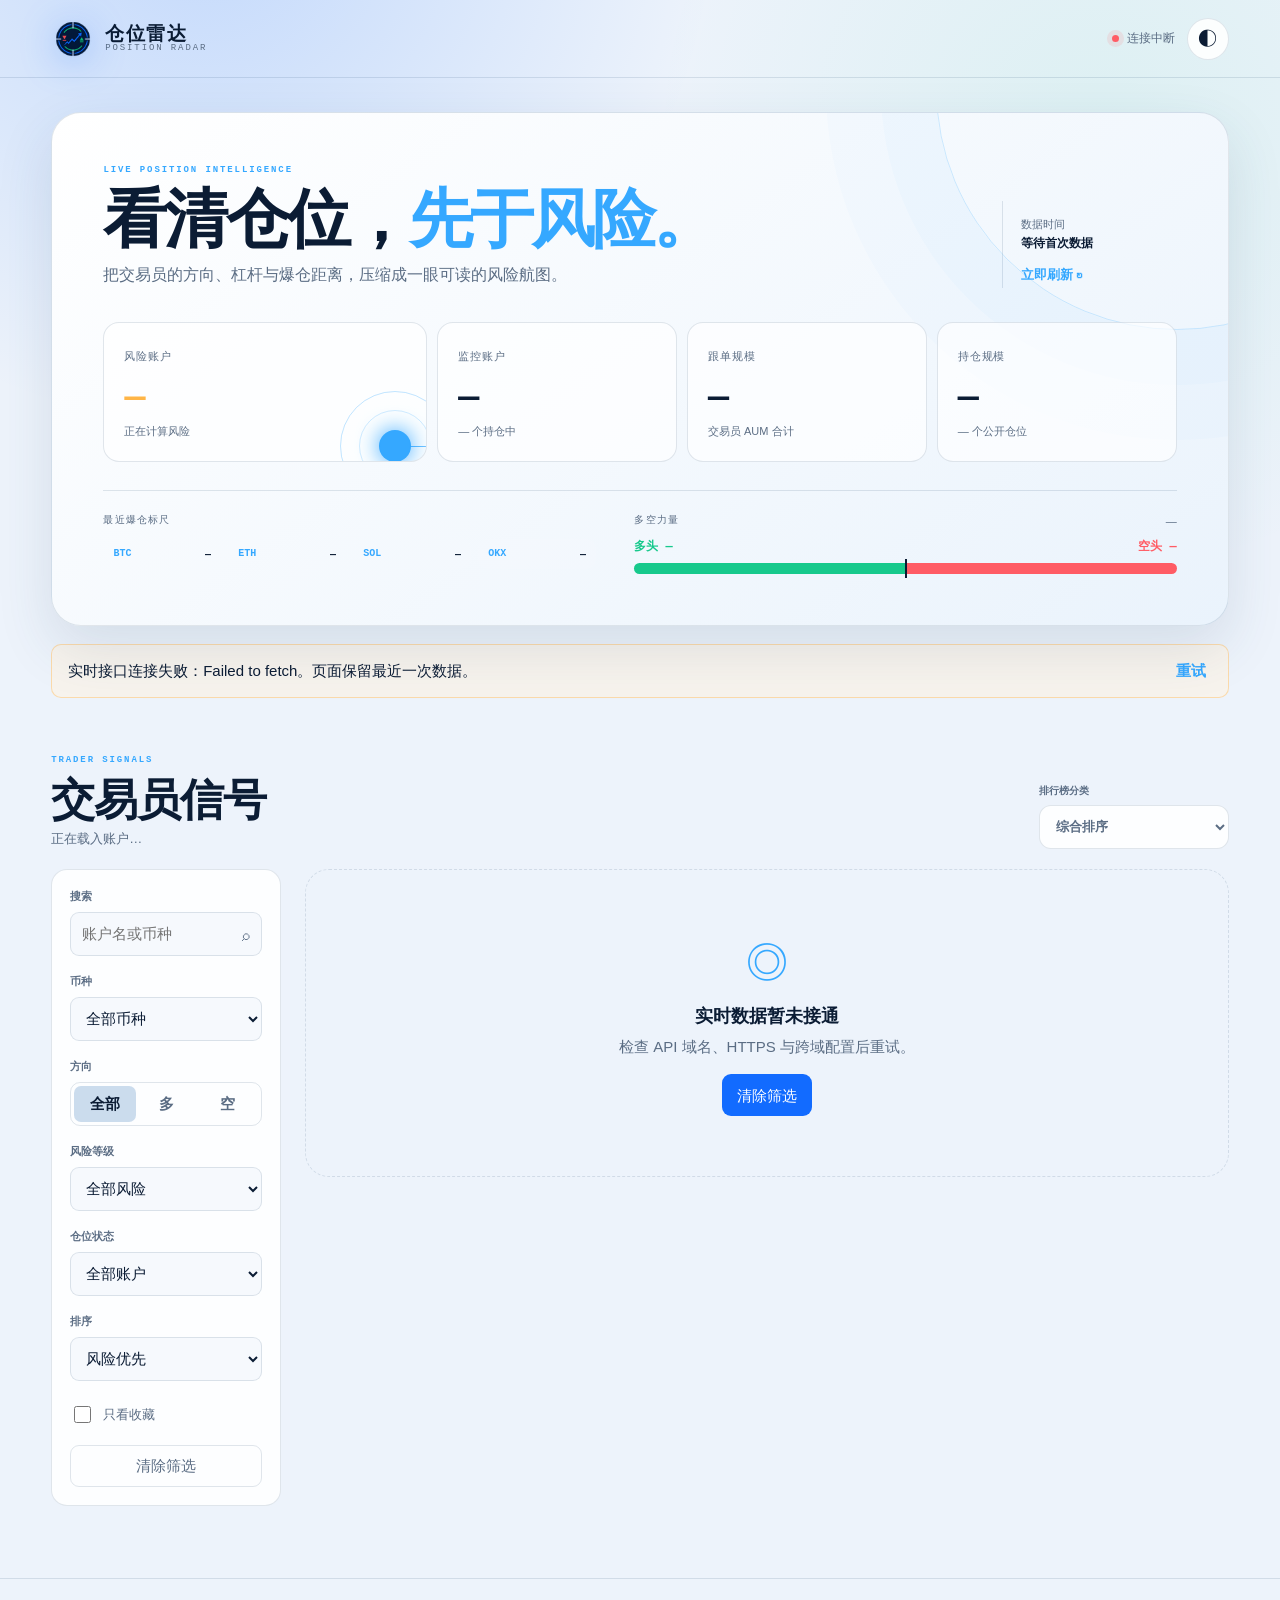
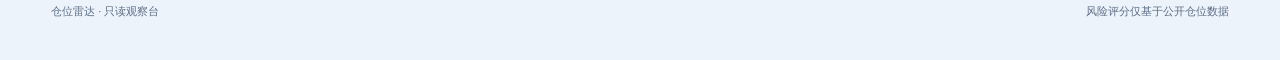
<file: index.html>
<!doctype html>
<html lang="zh-CN" data-theme="dark">
<head>
  <meta charset="utf-8">
  <meta name="viewport" content="width=device-width, initial-scale=1, viewport-fit=cover">
  <meta name="description" content="实时观察交易账户仓位、收益与风险信号。">
  <meta name="theme-color" content="#07152d">
  <meta name="color-scheme" content="dark light">
  <meta http-equiv="Content-Security-Policy" content="default-src 'self'; script-src 'self'; style-src 'self'; img-src 'self' data:; connect-src 'self' https://liangzai666.com; manifest-src 'self'; worker-src 'self'; base-uri 'self'; form-action 'self'; object-src 'none'">
  <title>交易员仓位雷达</title>
  <link rel="icon" href="./favicon.ico" sizes="any">
  <link rel="apple-touch-icon" href="./assets/icons/apple-touch-icon.png">
  <link rel="manifest" href="./manifest.webmanifest">
  <link rel="stylesheet" href="./styles.css">
  <script src="./config.js" defer></script>
  <script src="./app.js" defer></script>
</head>
<body>
  <a class="skip-link" href="#account-list">跳到交易员列表</a>

  <header class="site-header">
    <a class="brand" href="./" aria-label="交易员仓位雷达首页">
      <img src="./assets/icons/icon-64.png" alt="" width="44" height="44">
      <span><strong>仓位雷达</strong><small>POSITION RADAR</small></span>
    </a>
    <div class="header-actions">
      <span class="connection" id="connection-status" role="status"><i></i><span>正在连接</span></span>
      <button class="icon-button" id="theme-toggle" type="button" aria-label="切换浅色模式" title="切换主题">◐</button>
    </div>
  </header>

  <main class="shell">
    <section class="command-deck" aria-labelledby="page-title">
      <div class="deck-heading">
        <div>
          <p class="eyebrow">LIVE POSITION INTELLIGENCE</p>
          <h1 id="page-title">看清仓位，<span>先于风险。</span></h1>
          <p class="deck-copy">把交易员的方向、杠杆与爆仓距离，压缩成一眼可读的风险航图。</p>
        </div>
        <div class="refresh-block">
          <span>数据时间</span>
          <time id="refresh-time">等待首次数据</time>
          <button class="text-button" id="manual-refresh" type="button">立即刷新 <span aria-hidden="true">↻</span></button>
        </div>
      </div>

      <div class="signal-grid" id="signal-grid" aria-label="市场总览">
        <article class="signal-card signal-primary">
          <span class="signal-label">风险账户</span>
          <strong id="metric-risk">—</strong>
          <small id="metric-risk-note">正在计算风险</small>
          <div class="radar-orbit" aria-hidden="true"><i></i><i></i><i></i></div>
        </article>
        <article class="signal-card">
          <span class="signal-label">监控账户</span>
          <strong id="metric-accounts">—</strong>
          <small id="metric-active">— 个持仓中</small>
        </article>
        <article class="signal-card">
          <span class="signal-label">跟单规模</span>
          <strong id="metric-aum">—</strong>
          <small>交易员 AUM 合计</small>
        </article>
        <article class="signal-card">
          <span class="signal-label">持仓规模</span>
          <strong id="metric-notional">—</strong>
          <small id="metric-positions">— 个公开仓位</small>
        </article>
      </div>

      <div class="market-strip">
        <section class="liq-section" aria-labelledby="liq-title">
          <div class="section-label" id="liq-title">最近爆仓标尺</div>
          <div class="liq-row" id="liq-row" aria-live="polite">
            <span><b>BTC</b><em>—</em></span><span><b>ETH</b><em>—</em></span>
            <span><b>SOL</b><em>—</em></span><span><b>OKX</b><em>—</em></span>
          </div>
        </section>
        <section class="balance-section" aria-labelledby="balance-title">
          <div class="balance-head"><span class="section-label" id="balance-title">多空力量</span><span id="balance-total">—</span></div>
          <div class="balance-labels"><span id="long-label">多头 —</span><span id="short-label">空头 —</span></div>
          <div class="balance-track" role="img" aria-label="多空持仓占比"><i id="long-bar"></i><i id="short-bar"></i><b id="balance-needle"></b></div>
        </section>
      </div>
    </section>

    <div id="status-banner" class="status-banner" role="alert" hidden>
      <span id="status-banner-text"></span>
      <button id="retry-button" type="button">重试</button>
    </div>

    <section class="workspace" aria-labelledby="list-title">
      <div class="workspace-head">
        <div><p class="eyebrow">TRADER SIGNALS</p><h2 id="list-title">交易员信号</h2><p id="result-count" class="result-count">正在载入账户…</p></div>
        <div class="workspace-actions">
          <label class="rank-selector" for="rank-type"><span>排行榜分类</span><select id="rank-type">
            <option value="composite">综合排序</option><option value="yieldRatio">收益率</option>
            <option value="pnl">收益额</option><option value="winRatio">胜率</option>
            <option value="aum">带单规模</option><option value="traderFollowerLimit">跟单人数</option>
            <option value="followTotalPnl">跟单用户收益</option><option value="all">所有交易员</option>
          </select></label>
          <button class="filter-mobile-button" id="open-filters" type="button" aria-haspopup="dialog">筛选 <span id="active-filter-count">0</span></button>
        </div>
      </div>

      <div class="workspace-layout">
        <aside class="filter-panel" id="desktop-filters" aria-label="筛选交易员">
          <form id="filter-form" autocomplete="off">
            <label class="search-field"><span>搜索</span><input id="search-input" type="search" placeholder="账户名或币种" spellcheck="false"><i aria-hidden="true">⌕</i></label>
            <div class="filter-group">
              <label for="symbol-filter">币种</label>
              <select id="symbol-filter"><option value="all">全部币种</option></select>
            </div>
            <div class="filter-group">
              <span>方向</span>
              <div class="segmented" role="group" aria-label="持仓方向">
                <button type="button" data-filter="direction" data-value="all" class="is-active">全部</button>
                <button type="button" data-filter="direction" data-value="多">多</button>
                <button type="button" data-filter="direction" data-value="空">空</button>
              </div>
            </div>
            <div class="filter-group">
              <label for="risk-filter">风险等级</label>
              <select id="risk-filter">
                <option value="all">全部风险</option><option value="critical">紧急</option>
                <option value="elevated">偏高</option><option value="guarded">关注</option><option value="stable">平稳</option>
              </select>
            </div>
            <div class="filter-group">
              <label for="position-filter">仓位状态</label>
              <select id="position-filter"><option value="all">全部账户</option><option value="active">持仓中</option><option value="empty">空仓</option></select>
            </div>
            <div class="filter-group">
              <label for="sort-filter">排序</label>
              <select id="sort-filter">
                <option value="risk">风险优先</option><option value="pnl-desc">收益率从高到低</option>
                <option value="pnl-asc">收益率从低到高</option><option value="notional">持仓规模</option>
                <option value="aum">跟单规模</option><option value="name">账户名称</option>
              </select>
            </div>
            <label class="check-row"><input id="favorites-only" type="checkbox"><span>只看收藏</span></label>
            <button class="clear-button" id="clear-filters" type="button">清除筛选</button>
          </form>
        </aside>

        <div class="account-region">
          <div id="account-list" class="account-list" aria-live="polite" aria-busy="true"></div>
          <div id="empty-state" class="empty-state" hidden>
            <span aria-hidden="true">◎</span><h3>没有匹配的交易员</h3><p>调整搜索词或清除筛选条件。</p><button id="empty-clear" type="button">清除筛选</button>
          </div>
        </div>
      </div>
    </section>
  </main>

  <footer><span>仓位雷达 · 只读观察台</span><span>风险评分仅基于公开仓位数据</span></footer>

  <dialog id="detail-dialog" class="detail-dialog" aria-labelledby="dialog-title">
    <div class="dialog-shell">
      <header><div><p class="eyebrow">POSITION DETAIL</p><h2 id="dialog-title">账户详情</h2></div><button class="dialog-close" data-close-dialog type="button" aria-label="关闭详情">×</button></header>
      <div id="dialog-content"></div>
    </div>
  </dialog>

  <dialog id="filter-dialog" class="filter-dialog" aria-labelledby="filter-dialog-title">
    <form method="dialog" class="drawer-shell">
      <header><h2 id="filter-dialog-title">筛选交易员</h2><button class="dialog-close" value="cancel" aria-label="关闭筛选">×</button></header>
      <div id="mobile-filter-content"></div>
      <button class="drawer-apply" value="default">查看结果</button>
    </form>
  </dialog>

  <template id="skeleton-template">
    <article class="account-card skeleton-card" aria-hidden="true"><div class="skeleton sk-title"></div><div class="skeleton sk-line"></div><div class="skeleton sk-grid"></div><div class="skeleton sk-line short"></div></article>
  </template>

  <noscript><div class="noscript">请启用 JavaScript 以载入交易员实时数据。</div></noscript>
</body>
</html>
</file>
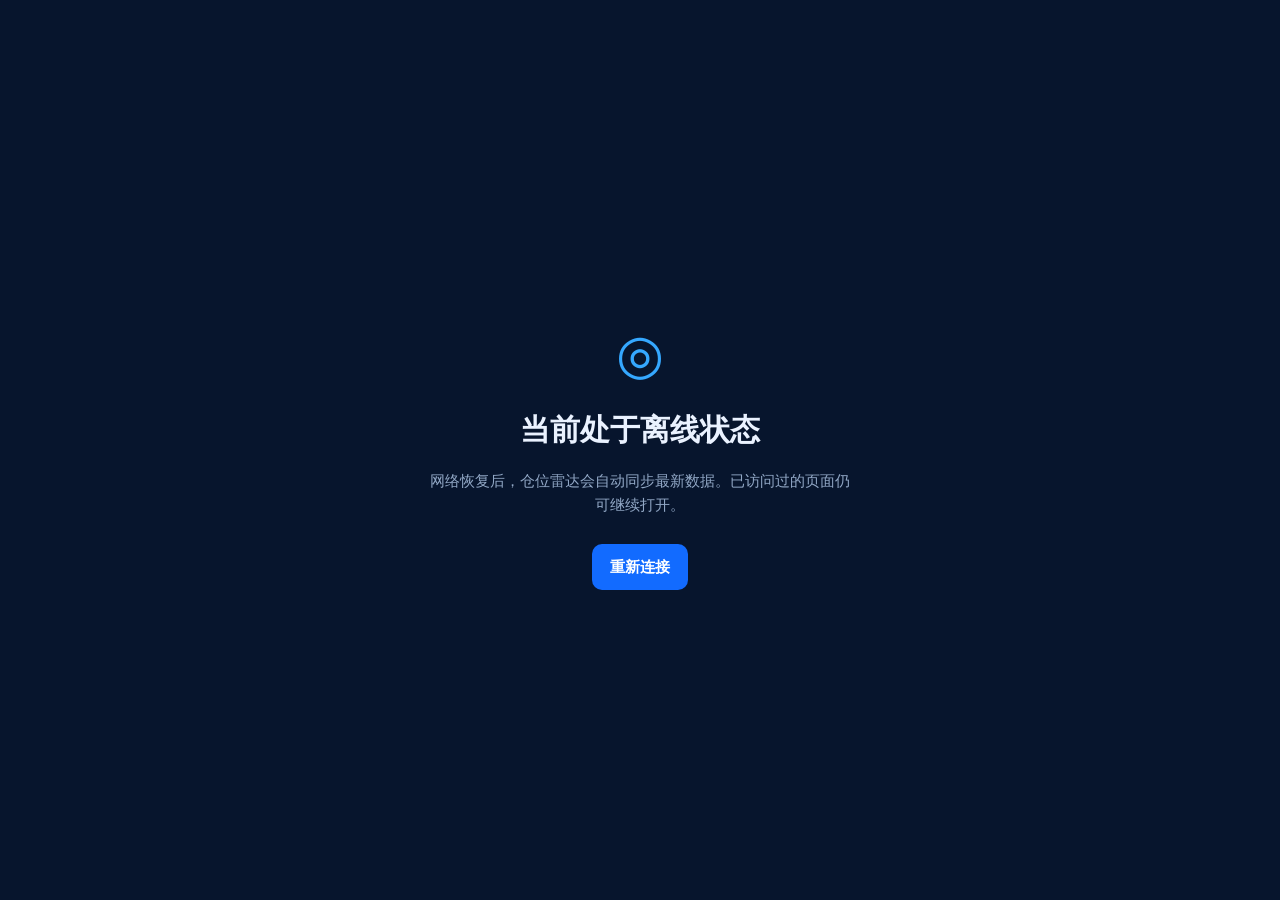
<file: offline.html>
<!doctype html>
<html lang="zh-CN"><head><meta charset="utf-8"><meta name="viewport" content="width=device-width,initial-scale=1"><meta name="theme-color" content="#07152d"><title>仓位雷达 · 离线</title><link rel="icon" href="./favicon.ico"><style>body{margin:0;min-height:100vh;display:grid;place-items:center;background:#07152d;color:#eaf2ff;font:15px/1.6 system-ui,sans-serif}.box{max-width:420px;padding:36px;text-align:center}.mark{font-size:55px;color:#35a8ff}h1{margin:8px 0;font-size:30px}p{color:#91a7c5}a{display:inline-block;margin-top:12px;padding:11px 18px;border-radius:10px;background:#126bff;color:#fff;text-decoration:none;font-weight:700}</style></head><body><main class="box"><div class="mark">◎</div><h1>当前处于离线状态</h1><p>网络恢复后，仓位雷达会自动同步最新数据。已访问过的页面仍可继续打开。</p><a href="./">重新连接</a></main></body></html>
</file>
<file: styles.css>
:root {
  --navy-950: #051126;
  --navy-900: #07152d;
  --navy-850: #0b1d3b;
  --navy-800: #102748;
  --navy-700: #1d3a60;
  --paper: #f5f8fc;
  --ink: #eaf2ff;
  --muted: #91a7c5;
  --cyan: #35a8ff;
  --blue: #126bff;
  --mint: #17c98c;
  --coral: #ff5c65;
  --amber: #ffb547;
  --violet: #9e83ff;
  --panel: rgba(10, 29, 58, .82);
  --panel-solid: #0b1d3b;
  --line: rgba(145, 179, 220, .16);
  --shadow: 0 24px 70px rgba(0, 5, 20, .28);
  --radius-lg: 24px;
  --radius-md: 16px;
  --radius-sm: 10px;
  --font-display: Bahnschrift, "Arial Narrow", "PingFang SC", "Microsoft YaHei", sans-serif;
  --font-body: "Segoe UI Variable", "Segoe UI", "PingFang SC", "Microsoft YaHei", sans-serif;
  --font-data: "Cascadia Mono", "SFMono-Regular", Consolas, monospace;
}

[data-theme="light"] {
  --navy-950: #edf3fb;
  --navy-900: #f6f9fd;
  --navy-850: #ffffff;
  --navy-800: #edf4fc;
  --navy-700: #cbdced;
  --paper: #07182f;
  --ink: #0b1c34;
  --muted: #5b6d84;
  --panel: rgba(255, 255, 255, .88);
  --panel-solid: #ffffff;
  --line: rgba(24, 65, 105, .13);
  --shadow: 0 22px 55px rgba(45, 74, 112, .13);
}

* { box-sizing: border-box; }
html { scroll-behavior: smooth; }
[hidden] { display: none !important; }
body {
  min-width: 320px;
  margin: 0;
  color: var(--ink);
  background:
    radial-gradient(circle at 16% -5%, rgba(18, 107, 255, .19), transparent 32rem),
    radial-gradient(circle at 86% 8%, rgba(23, 201, 140, .08), transparent 28rem),
    var(--navy-950);
  font: 15px/1.55 var(--font-body);
  min-height: 100vh;
}
button, input, select { font: inherit; }
button, select { cursor: pointer; }
button, input, select { color: inherit; }
a { color: inherit; }
button:focus-visible, a:focus-visible, input:focus-visible, select:focus-visible {
  outline: 3px solid color-mix(in srgb, var(--cyan) 62%, transparent);
  outline-offset: 3px;
}
.skip-link { position: fixed; top: 8px; left: 8px; z-index: 99; padding: 10px 14px; border-radius: 8px; background: var(--paper); color: var(--navy-950); transform: translateY(-160%); }
.skip-link:focus { transform: translateY(0); }

.site-header {
  height: 78px;
  max-width: 1440px;
  margin: 0 auto;
  padding: 0 clamp(18px, 4vw, 58px);
  display: flex;
  align-items: center;
  justify-content: space-between;
  border-bottom: 1px solid var(--line);
}
.brand { display: inline-flex; align-items: center; gap: 10px; text-decoration: none; }
.brand img { filter: drop-shadow(0 5px 18px rgba(18, 107, 255, .3)); }
.brand span { display: grid; line-height: 1.05; }
.brand strong { font-family: var(--font-display); font-size: 19px; letter-spacing: .08em; }
.brand small, .eyebrow { color: var(--muted); font-family: var(--font-data); font-size: 9px; letter-spacing: .21em; }
.header-actions { display: flex; align-items: center; gap: 12px; }
.connection { display: inline-flex; align-items: center; gap: 8px; color: var(--muted); font-size: 12px; }
.connection i { width: 7px; height: 7px; border-radius: 50%; background: var(--amber); box-shadow: 0 0 0 5px color-mix(in srgb, var(--amber) 12%, transparent); }
.connection.online i { background: var(--mint); box-shadow: 0 0 0 5px color-mix(in srgb, var(--mint) 12%, transparent); }
.connection.offline i { background: var(--coral); box-shadow: 0 0 0 5px color-mix(in srgb, var(--coral) 12%, transparent); }
.icon-button { width: 42px; height: 42px; border: 1px solid var(--line); border-radius: 50%; background: var(--panel); font-size: 19px; }

.shell { max-width: 1440px; margin: 0 auto; padding: 34px clamp(18px, 4vw, 58px) 72px; }
.command-deck {
  position: relative;
  overflow: hidden;
  border: 1px solid var(--line);
  border-radius: 30px;
  padding: clamp(24px, 4vw, 52px);
  background: linear-gradient(140deg, rgba(14, 47, 91, .7), rgba(6, 22, 47, .92));
  box-shadow: var(--shadow);
}
[data-theme="light"] .command-deck { background: linear-gradient(145deg, #fff, #eaf3fc); }
.command-deck::before {
  content: "";
  position: absolute;
  width: 480px; height: 480px;
  right: -190px; top: -265px;
  border: 1px solid rgba(53, 168, 255, .22);
  border-radius: 50%;
  box-shadow: 0 0 0 55px rgba(53, 168, 255, .025), 0 0 0 110px rgba(53, 168, 255, .018);
  pointer-events: none;
}
.deck-heading { position: relative; display: flex; justify-content: space-between; align-items: end; gap: 40px; }
.eyebrow { margin: 0 0 10px; color: var(--cyan); font-weight: 700; }
h1, h2, h3, p { margin-top: 0; }
h1 { margin-bottom: 12px; max-width: 750px; font: 700 clamp(36px, 5vw, 70px)/.98 var(--font-display); letter-spacing: -.045em; }
h1 span { color: var(--cyan); }
.deck-copy { max-width: 610px; margin-bottom: 0; color: var(--muted); font-size: 16px; }
.refresh-block { min-width: 175px; padding: 15px 0 2px 18px; border-left: 1px solid var(--line); }
.refresh-block > span { display: block; color: var(--muted); font-size: 11px; }
.refresh-block time { display: block; margin: 3px 0 10px; font: 600 12px/1.4 var(--font-data); }
.text-button { padding: 0; border: 0; color: var(--cyan); background: none; font-weight: 700; font-size: 13px; }
.text-button:disabled { opacity: .5; cursor: wait; }

.signal-grid { position: relative; display: grid; grid-template-columns: 1.35fr repeat(3, 1fr); gap: 10px; margin-top: 34px; }
.signal-card { position: relative; min-height: 130px; overflow: hidden; padding: 20px; border: 1px solid var(--line); border-radius: var(--radius-md); background: rgba(255,255,255,.035); }
[data-theme="light"] .signal-card { background: rgba(255,255,255,.68); }
.signal-card strong { display: block; margin: 15px 0 2px; font: 700 clamp(24px, 3vw, 35px)/1 var(--font-data); letter-spacing: -.07em; }
.signal-card small, .signal-label { color: var(--muted); font-size: 11px; }
.signal-label { text-transform: uppercase; letter-spacing: .08em; }
.signal-primary { background: linear-gradient(135deg, rgba(18, 107, 255, .18), rgba(53, 168, 255, .05)); }
.signal-primary strong { color: var(--amber); }
.radar-orbit { position: absolute; width: 110px; height: 110px; right: -24px; bottom: -40px; border: 1px solid rgba(53,168,255,.3); border-radius: 50%; }
.radar-orbit::before, .radar-orbit::after { content: ""; position: absolute; inset: 18px; border: 1px solid rgba(53,168,255,.22); border-radius: 50%; }
.radar-orbit::after { inset: 38px; background: var(--cyan); box-shadow: 0 0 22px var(--cyan); }
.radar-orbit i { position: absolute; left: 50%; top: 50%; width: 50%; height: 1px; transform-origin: 0 0; background: linear-gradient(90deg, rgba(53,168,255,.7), transparent); animation: sweep 5s linear infinite; }

.market-strip { position: relative; display: grid; grid-template-columns: 1fr 1.1fr; gap: 38px; margin-top: 28px; padding-top: 22px; border-top: 1px solid var(--line); }
.section-label { color: var(--muted); font-family: var(--font-data); font-size: 10px; letter-spacing: .12em; text-transform: uppercase; }
.liq-row { display: grid; grid-template-columns: repeat(4, 1fr); gap: 7px; margin-top: 10px; }
.liq-row > span { display: flex; justify-content: space-between; align-items: center; gap: 8px; min-width: 0; padding: 9px 10px; border-radius: 8px; background: rgba(255,255,255,.04); }
.liq-row b { color: var(--cyan); font: 700 10px var(--font-data); }
.liq-row em { overflow: hidden; font: normal 600 11px var(--font-data); text-overflow: ellipsis; white-space: nowrap; }
.balance-head, .balance-labels { display: flex; justify-content: space-between; gap: 15px; }
.balance-head > span:last-child { color: var(--muted); font-size: 11px; }
.balance-labels { margin-top: 8px; font: 700 12px var(--font-data); }
.balance-labels span:first-child { color: var(--mint); }
.balance-labels span:last-child { color: var(--coral); }
.balance-track { position: relative; display: flex; height: 11px; margin-top: 8px; overflow: visible; border-radius: 8px; background: rgba(255,255,255,.06); }
.balance-track i { display: block; height: 100%; transition: width .5s ease; }
#long-bar { width: 50%; border-radius: 8px 0 0 8px; background: var(--mint); }
#short-bar { width: 50%; border-radius: 0 8px 8px 0; background: var(--coral); }
.balance-track b { position: absolute; left: 50%; top: -4px; width: 2px; height: 19px; background: var(--ink); transition: left .5s ease; }

.status-banner { display: flex; align-items: center; justify-content: space-between; gap: 15px; margin-top: 18px; padding: 13px 16px; border: 1px solid color-mix(in srgb, var(--amber) 40%, transparent); border-radius: var(--radius-sm); background: color-mix(in srgb, var(--amber) 9%, var(--navy-900)); color: var(--ink); }
.status-banner button { border: 0; background: none; color: var(--cyan); font-weight: 700; }

.workspace { margin-top: 56px; }
.workspace-head { display: flex; align-items: end; justify-content: space-between; gap: 20px; margin-bottom: 20px; }
.workspace-head h2 { margin: 0; font: 700 clamp(29px, 3.6vw, 44px)/1 var(--font-display); letter-spacing: -.025em; }
.result-count { margin: 7px 0 0; color: var(--muted); font-size: 13px; }
.workspace-actions { display: flex; align-items: end; gap: 10px; }
.rank-selector { display: grid; gap: 6px; color: var(--muted); font-size: 10px; font-weight: 700; }
.rank-selector select { width: 190px; min-height: 44px; padding: 0 30px 0 12px; border: 1px solid var(--line); border-radius: 12px; background: var(--panel); font-size: 13px; font-weight: 700; }
.filter-mobile-button { display: none; min-height: 44px; padding: 0 16px; border: 1px solid var(--line); border-radius: 12px; background: var(--panel); font-weight: 700; }
.filter-mobile-button span { display: inline-grid; width: 21px; height: 21px; margin-left: 6px; place-items: center; border-radius: 50%; background: var(--blue); color: #fff; font: 700 11px var(--font-data); }
.workspace-layout { display: grid; grid-template-columns: 230px minmax(0, 1fr); gap: 24px; }
.filter-panel { position: sticky; top: 18px; align-self: start; padding: 18px; border: 1px solid var(--line); border-radius: var(--radius-md); background: var(--panel); backdrop-filter: blur(20px); }
.search-field { position: relative; display: block; }
.search-field span, .filter-group > label, .filter-group > span { display: block; margin-bottom: 7px; color: var(--muted); font-size: 11px; font-weight: 700; }
.search-field input, select { width: 100%; min-height: 44px; padding: 0 34px 0 11px; border: 1px solid var(--line); border-radius: 9px; background: var(--navy-900); }
.search-field i { position: absolute; right: 12px; bottom: 10px; color: var(--muted); font-style: normal; }
.filter-group { margin-top: 17px; }
.filter-group select { padding-right: 8px; }
.segmented { display: grid; grid-template-columns: repeat(3, 1fr); padding: 3px; border: 1px solid var(--line); border-radius: 10px; }
.segmented button { min-height: 36px; padding: 0; border: 0; border-radius: 7px; background: transparent; color: var(--muted); font-weight: 700; }
.segmented button.is-active { background: var(--navy-700); color: var(--ink); }
.check-row { display: flex; align-items: center; gap: 9px; min-height: 44px; margin-top: 12px; color: var(--muted); font-size: 13px; cursor: pointer; }
.check-row input { width: 17px; height: 17px; accent-color: var(--blue); }
.clear-button { width: 100%; min-height: 42px; margin-top: 8px; border: 1px solid var(--line); border-radius: 9px; background: transparent; color: var(--muted); }

.account-list { display: grid; grid-template-columns: repeat(2, minmax(0, 1fr)); gap: 14px; }
.account-card { position: relative; min-width: 0; overflow: hidden; padding: 20px; border: 1px solid var(--line); border-radius: var(--radius-lg); background: var(--panel); box-shadow: 0 12px 34px rgba(0,5,20,.12); transition: transform .18s ease, border-color .18s ease; }
.account-card:hover { transform: translateY(-2px); border-color: color-mix(in srgb, var(--risk-color, var(--cyan)) 48%, var(--line)); }
.account-card::before { content: ""; position: absolute; left: 0; top: 26px; width: 3px; height: 44px; border-radius: 0 3px 3px 0; background: var(--risk-color, var(--mint)); }
.risk-critical { --risk-color: var(--coral); }
.risk-elevated { --risk-color: var(--amber); }
.risk-guarded { --risk-color: var(--violet); }
.risk-stable { --risk-color: var(--mint); }
.card-head { display: flex; align-items: start; justify-content: space-between; gap: 12px; }
.identity { min-width: 0; }
.identity h3 { overflow: hidden; margin: 0; font: 700 19px/1.2 var(--font-display); text-overflow: ellipsis; white-space: nowrap; }
.identity p { margin: 5px 0 0; color: var(--muted); font: 10px var(--font-data); text-transform: uppercase; }
.favorite-button { flex: 0 0 42px; width: 42px; height: 42px; margin: -7px -7px 0 0; border: 0; border-radius: 50%; background: transparent; color: var(--muted); font-size: 22px; }
.favorite-button[aria-pressed="true"] { color: var(--amber); }
.card-tags { display: flex; flex-wrap: wrap; align-items: center; gap: 7px; margin-top: 16px; }
.tag { display: inline-flex; align-items: center; min-height: 27px; padding: 0 9px; border: 1px solid var(--line); border-radius: 999px; color: var(--muted); font: 700 10px var(--font-data); }
.tag.direction-long { border-color: color-mix(in srgb, var(--mint) 35%, transparent); color: var(--mint); background: color-mix(in srgb, var(--mint) 8%, transparent); }
.tag.direction-short { border-color: color-mix(in srgb, var(--coral) 35%, transparent); color: var(--coral); background: color-mix(in srgb, var(--coral) 8%, transparent); }
.risk-chip { margin-left: auto; border-color: color-mix(in srgb, var(--risk-color) 35%, transparent); color: var(--risk-color); }
.metric-pair { display: grid; grid-template-columns: 1fr 1fr; gap: 12px; margin-top: 22px; }
.metric-block { min-width: 0; }
.metric-block span { display: block; color: var(--muted); font-size: 11px; }
.metric-block strong { display: block; overflow: hidden; margin-top: 3px; font: 700 clamp(18px, 2.4vw, 25px)/1.2 var(--font-data); letter-spacing: -.055em; text-overflow: ellipsis; white-space: nowrap; }
.is-positive { color: var(--mint) !important; }
.is-negative { color: var(--coral) !important; }
.delta { display: block; min-height: 15px; margin-top: 3px; color: var(--muted); font: 9px var(--font-data); }
.delta.changed-up { color: var(--mint); }
.delta.changed-down { color: var(--coral); }
.risk-line { display: flex; align-items: center; gap: 10px; margin-top: 19px; }
.risk-line > span { flex: 0 0 48px; color: var(--muted); font-size: 10px; }
.risk-meter { flex: 1; height: 5px; overflow: hidden; border-radius: 4px; background: var(--navy-700); }
.risk-meter i { display: block; width: 0; height: 100%; border-radius: inherit; background: var(--risk-color); }
.risk-line b { flex: 0 0 27px; color: var(--risk-color); font: 700 11px var(--font-data); text-align: right; }
.card-foot { display: flex; align-items: center; justify-content: space-between; gap: 12px; margin-top: 18px; padding-top: 14px; border-top: 1px solid var(--line); }
.card-foot span { overflow: hidden; color: var(--muted); font-size: 11px; text-overflow: ellipsis; white-space: nowrap; }
.details-button { flex: 0 0 auto; min-height: 40px; padding: 0 13px; border: 1px solid var(--line); border-radius: 9px; background: transparent; font-weight: 700; font-size: 12px; }
.empty-account .metric-pair { opacity: .45; }
.error-note { margin-top: 12px; color: var(--coral); font-size: 12px; }

.value-flash-up { animation: flash-up 1.4s ease; }
.value-flash-down { animation: flash-down 1.4s ease; }
.skeleton-card { min-height: 300px; }
.skeleton { border-radius: 8px; background: linear-gradient(90deg, var(--navy-800), var(--navy-700), var(--navy-800)); background-size: 240% 100%; animation: loading 1.2s infinite; }
.sk-title { width: 54%; height: 24px; }
.sk-line { width: 100%; height: 34px; margin-top: 28px; }
.sk-line.short { width: 65%; height: 16px; }
.sk-grid { height: 78px; margin-top: 30px; }
.empty-state { padding: 60px 20px; border: 1px dashed var(--line); border-radius: var(--radius-lg); color: var(--muted); text-align: center; }
.empty-state > span { display: block; color: var(--cyan); font-size: 42px; }
.empty-state h3 { margin: 8px 0 5px; color: var(--ink); }
.empty-state p { margin-bottom: 16px; }
.empty-state button { min-height: 42px; padding: 0 15px; border: 0; border-radius: 9px; background: var(--blue); color: white; }

dialog { max-width: none; padding: 0; border: 0; color: var(--ink); background: transparent; }
dialog::backdrop { background: rgba(1, 8, 23, .78); backdrop-filter: blur(7px); }
.detail-dialog { width: min(760px, calc(100% - 28px)); }
.dialog-shell { max-height: min(780px, calc(100vh - 28px)); overflow: auto; border: 1px solid var(--line); border-radius: 24px; background: var(--panel-solid); box-shadow: var(--shadow); }
.dialog-shell > header, .drawer-shell > header { position: sticky; top: 0; z-index: 2; display: flex; align-items: center; justify-content: space-between; gap: 15px; padding: 22px 24px 16px; background: var(--panel-solid); border-bottom: 1px solid var(--line); }
.dialog-shell h2, .drawer-shell h2 { margin: 0; font: 700 27px var(--font-display); }
.dialog-close { flex: 0 0 44px; width: 44px; height: 44px; border: 1px solid var(--line); border-radius: 50%; background: transparent; font-size: 24px; }
#dialog-content { padding: 22px 24px 28px; }
.dialog-summary { display: grid; grid-template-columns: repeat(3, 1fr); gap: 10px; margin-bottom: 24px; }
.dialog-stat { padding: 15px; border: 1px solid var(--line); border-radius: 12px; }
.dialog-stat span { display: block; color: var(--muted); font-size: 10px; }
.dialog-stat strong { display: block; margin-top: 4px; font: 700 17px var(--font-data); }
.risk-explain { margin: 0 0 20px; padding: 14px 16px; border-left: 3px solid var(--risk-color); background: color-mix(in srgb, var(--risk-color) 7%, transparent); }
.risk-explain strong { color: var(--risk-color); }
.risk-explain p { margin: 4px 0 0; color: var(--muted); font-size: 12px; }
.positions-table { width: 100%; border-collapse: collapse; font-size: 12px; }
.positions-table th { padding: 8px 9px; color: var(--muted); font-size: 10px; text-align: left; }
.positions-table td { padding: 12px 9px; border-top: 1px solid var(--line); font-family: var(--font-data); }
.positions-table td:first-child { font-weight: 700; }
.source-link { display: inline-flex; align-items: center; min-height: 42px; margin-top: 18px; color: var(--cyan); font-weight: 700; text-decoration: none; }

.filter-dialog { width: 100%; height: 100%; margin: 0; }
.drawer-shell { position: absolute; right: 0; bottom: 0; left: 0; max-height: 92vh; overflow: auto; border-radius: 24px 24px 0 0; background: var(--panel-solid); box-shadow: var(--shadow); }
#mobile-filter-content { padding: 6px 20px 16px; }
.drawer-apply { position: sticky; bottom: 0; width: calc(100% - 40px); min-height: 48px; margin: 0 20px max(18px, env(safe-area-inset-bottom)); border: 0; border-radius: 12px; background: var(--blue); color: #fff; font-weight: 800; }

footer { display: flex; justify-content: space-between; gap: 20px; max-width: 1440px; margin: 0 auto; padding: 24px clamp(18px, 4vw, 58px) 40px; border-top: 1px solid var(--line); color: var(--muted); font-size: 11px; }
.noscript { padding: 20px; background: var(--coral); color: white; text-align: center; }

@keyframes sweep { to { transform: rotate(360deg); } }
@keyframes loading { to { background-position: -120% 0; } }
@keyframes flash-up { 0%, 100% { background: transparent; } 25% { background: color-mix(in srgb, var(--mint) 22%, transparent); } }
@keyframes flash-down { 0%, 100% { background: transparent; } 25% { background: color-mix(in srgb, var(--coral) 22%, transparent); } }

@media (max-width: 980px) {
  .signal-grid { grid-template-columns: repeat(2, 1fr); }
  .market-strip { grid-template-columns: 1fr; gap: 22px; }
  .workspace-layout { grid-template-columns: 200px minmax(0, 1fr); }
  .account-list { grid-template-columns: 1fr; }
}

@media (max-width: 720px) {
  .site-header { height: 68px; }
  .connection span { display: none; }
  .shell { padding-top: 20px; }
  .command-deck { border-radius: 22px; padding: 24px 18px; }
  .deck-heading { display: block; }
  h1 { font-size: clamp(37px, 12vw, 54px); }
  h1 span { display: block; margin-top: 4px; }
  .deck-copy { font-size: 14px; }
  .refresh-block { margin-top: 24px; padding: 12px 0 0; border-top: 1px solid var(--line); border-left: 0; }
  .signal-grid { grid-template-columns: repeat(2, minmax(0, 1fr)); margin-top: 24px; }
  .signal-card { min-height: 112px; padding: 15px; }
  .signal-card strong { max-width: 100%; overflow: hidden; text-overflow: ellipsis; white-space: nowrap; }
  .signal-card:nth-child(3) strong,
  .signal-card:nth-child(4) strong { font-size: clamp(18px, 5.2vw, 22px); }
  .signal-primary { grid-column: 1 / -1; }
  .liq-row { grid-template-columns: repeat(2, 1fr); }
  .balance-head, .balance-labels { gap: 8px; }
  .balance-labels span { min-width: 0; flex: 1 1 50%; font-size: 10px; line-height: 1.35; }
  .balance-labels span:last-child { text-align: right; }
  .workspace { margin-top: 40px; }
  .workspace-head { align-items: end; flex-wrap: wrap; }
  .workspace-actions { width: 100%; align-items: end; }
  .rank-selector { flex: 1 1 auto; }
  .rank-selector select { width: 100%; }
  .filter-panel { display: none; }
  .filter-mobile-button { display: block; }
  .workspace-layout { display: block; }
  .account-list { grid-template-columns: 1fr; }
  .account-card { padding: 18px; border-radius: 19px; }
  .favorite-button { margin-right: 0; }
  .metric-block strong { font-size: clamp(19px, 6vw, 24px); }
  .dialog-summary { grid-template-columns: 1fr 1fr; }
  .positions-wrap { overflow-x: auto; }
  .positions-table { min-width: 650px; }
  footer { display: grid; }
}

@media (max-width: 390px) {
  .brand small { display: none; }
  .brand img { width: 38px; height: 38px; }
  .shell { padding-right: 12px; padding-left: 12px; }
  .command-deck { padding-right: 14px; padding-left: 14px; }
  h1 { font-size: clamp(38px, 11.4vw, 45px); line-height: .94; }
  .deck-copy { max-width: 31ch; }
  .signal-grid { gap: 7px; }
  .signal-card { min-width: 0; padding: 13px; }
  .signal-card strong { font-size: 22px; }
  .signal-card:nth-child(3) strong,
  .signal-card:nth-child(4) strong { font-size: clamp(17px, 4.9vw, 20px); }
  .workspace-head { padding: 0 5px; }
  .metric-pair { gap: 8px; }
  .account-card { padding: 16px 14px; }
  .card-tags { gap: 5px; }
  .risk-chip { margin-left: 0; }
  #dialog-content, .dialog-shell > header { padding-right: 16px; padding-left: 16px; }
}

@media (prefers-reduced-motion: reduce) {
  *, *::before, *::after { scroll-behavior: auto !important; animation-duration: .001ms !important; animation-iteration-count: 1 !important; transition-duration: .001ms !important; }
}
</file>
